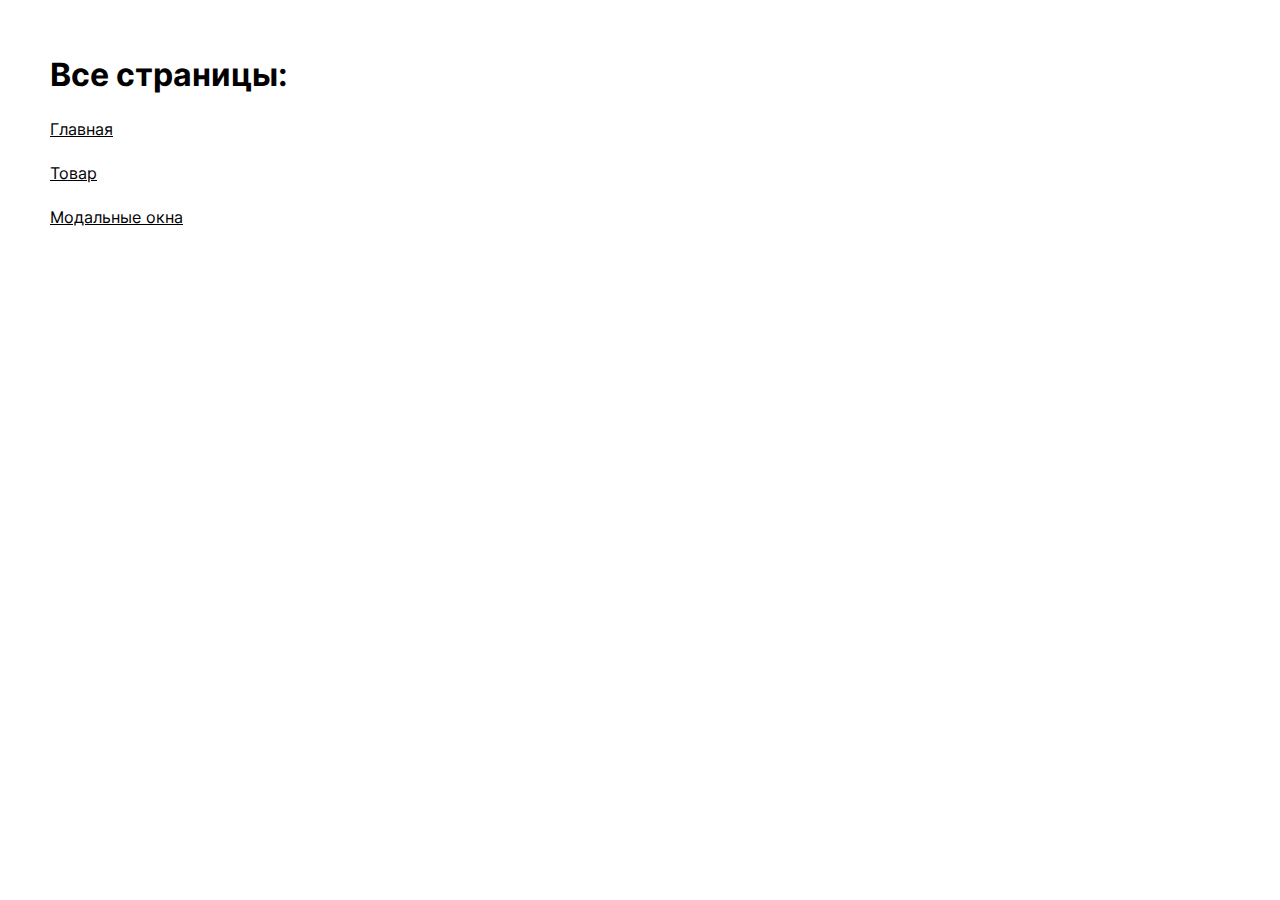
<file: index.html>
<!DOCTYPE html>
<html>

<head>
    <meta charset='UTF-8'>
    <meta name='viewport' content='width=device-width,user-scalable=no'>
    <title>Voskresenye</title>

    <link rel="icon" href="favicon.ico" type="image/x-icon" />
    <link rel="shortcut icon" href="favicon.ico" type="image/x-icon" />

    <link rel="stylesheet" type="text/css" href="fonts/stylesheet.css" />
    <link rel='stylesheet' type='text/css' href='css/slick.css'>
    <link rel='stylesheet' type='text/css' href='css/micromodal.css'>
    <link rel='stylesheet' type='text/css' href='css/fancybox.css'>
    <link rel='stylesheet' type='text/css' href='css/style.css'>

    <style>
        .allPages {
            padding: 50px;
        }

        a {
            display: table;
            text-decoration: underline;
        }
    </style>

</head>

<body>
    <div class="allPages">
        <h1>Все страницы:</h1>
        <br />
        <a href="main.html" target="_blank">Главная</a> <br>
        <a href="product.html" target="_blank">Товар</a> <br>
        <a href="modals.html" target="_blank">Модальные окна</a> <br>
    </div>
</body>

<script type='text/javascript' src='js/jquery-3.6.0.min.js'></script>
<script type='text/javascript' src='js/slick.min.js'></script>
<script type='text/javascript' src='js/micromodal.min.js'></script>
<script type='text/javascript' src='js/fancybox.umd.js'></script>
<script type='text/javascript' src='js/script.js'></script>

</html>
</file>
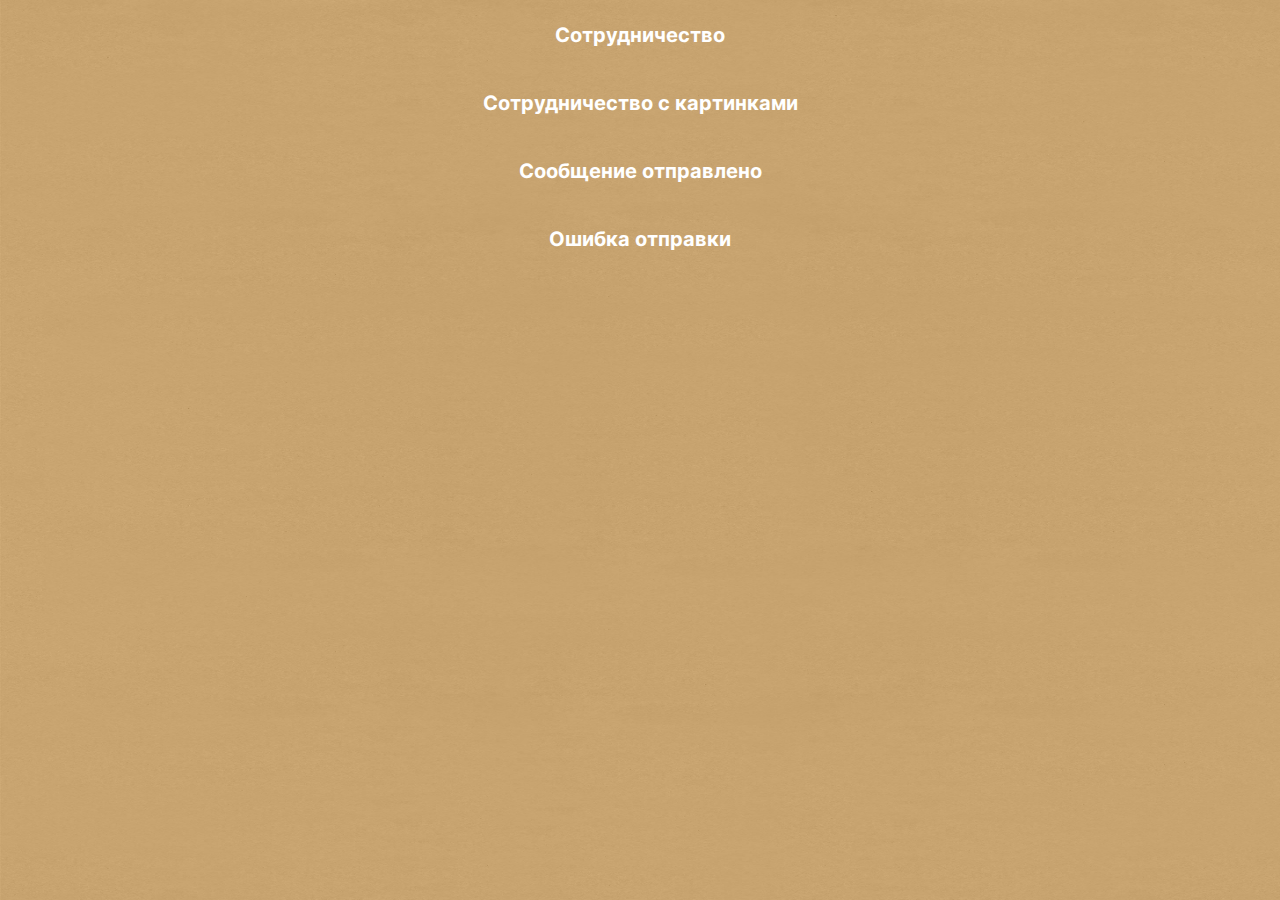
<file: modals.html>
<!DOCTYPE html>
<html>

<head>
    <meta charset='UTF-8'>
    <meta name='viewport' content='width=device-width,user-scalable=no'>
    <title>Модалки</title>

    <link rel="icon" href="favicon.ico" type="image/x-icon" />
    <link rel="shortcut icon" href="favicon.ico" type="image/x-icon" />

    <link rel="stylesheet" type="text/css" href="fonts/stylesheet.css" />
    <link rel='stylesheet' type='text/css' href='css/slick.css'>
    <link rel='stylesheet' type='text/css' href='css/micromodal.css'>
    <link rel='stylesheet' type='text/css' href='css/fancybox.css'>
    <link rel='stylesheet' type='text/css' href='css/style.css'>

    <style>
        .testLinks a:hover {
            text-decoration-color: #fff;
        }

        .testLinks a {
            text-decoration: underline;
            text-decoration-color: transparent;
            transition: all .3s;
            margin: 20px 0;
            display: inline-block;
        }

        .testLinks {
            text-align: center;
            font-size: 20px;
            font-weight: bold;
            color: #fff;
        }
    </style>

</head>

<body>
    <div class="pageWrapper">
        <ul class="testLinks">
            <li> <a href="#" class="coop" data-custom-open="modalCall">Сотрудничество</a></li>
            <li> <a href="#" class="coop" data-custom-open="modalQuality">Сотрудничество с картинками</a></li>
            <li> <a href="#" class="coop" data-custom-open="modalSuccess">Сообщение отправлено</a></li>
            <li> <a href="#" class="coop" data-custom-open="modalError">Ошибка отправки</a></li>
        </ul>
        <div class="micromodal-slide modal" id="modalCall" aria-hidden="true">
            <div class="modal__overlay" tabindex="-1" data-micromodal-close="">
                <div class="modal__container" role="dialog" aria-modal="true" aria-labelledby="modalCall-title">
                    <div class="modalWrap">
                        <button class="modal__close" aria-label="Close modal" data-micromodal-close="">
                            <span></span>
                            <span></span>
                        </button>
                        <div class="modal__content" id="modalCall-content" autocomplete="off">
                            <form class="modalBlock">
                                <h2 class="cap">Оставьте свои контакты, и наш <br>менеджер с Вами свяжется</h2>
                                <div class="modalBlockContent">
                                    <div class="inputList">
                                        <div class="inputWrapper">
                                            <label for="">Имя</label>
                                            <input type="text" autocomplete="new-password">
                                        </div>
                                        <div class="inputWrapper">
                                            <label for="">Ваше предложение</label>
                                            <textarea placeholder="Текст сообщения" autocomplete="new-password"></textarea>
                                        </div>
                                        <div class="inputWrapper">
                                            <label for="">Телефон</label>
                                            <input type="text" class="phoneInput" autocomplete="new-password">
                                        </div>
                                        <div class="inputWrapper">
                                            <label for="">E-mail</label>
                                            <input type="email" class="emailInput" required autocomplete="new-password">
                                        </div>
                                        <div class="inputWrapper">
                                            <label for="">Ваша организация</label>
                                            <input type="text" autocomplete="new-password">
                                        </div>
                                    </div>
                                    <div class="checkBlock">
                                        <input type="checkbox" id="personal" required>
                                        <label for="personal">Согласен <a href="#">с политикой
                                                конфиденциальности</a></label>
                                    </div>
                                    <div class="controls">
                                        <button type="submit" class="btn btnRed">Оставить заявку</button>
                                    </div>
                                </div>

                            </form>
                        </div>
                    </div>
                </div>
            </div>
        </div>
        <div class="micromodal-slide modal" id="modalQuality" aria-hidden="true">
            <div class="modal__overlay" tabindex="-1" data-micromodal-close="">
                <div class="modal__container" role="dialog" aria-modal="true" aria-labelledby="modalCall-title">
                    <div class="modalWrap">
                        <button class="modal__close" aria-label="Close modal" data-micromodal-close="">
                            <span></span>
                            <span></span>
                        </button>
                        <div class="modal__content" id="modalCall-content">
                            <form class="modalBlock">
                                <h2 class="cap">Оставьте свои контакты, и наш <br>менеджер с Вами свяжется</h2>
                                <div class="modalBlockContent">
                                    <div class="inputList">
                                        <div class="inputWrapper">
                                            <label for="">Имя</label>
                                            <input type="text" autocomplete="new-password">
                                        </div>
                                        <div class="inputWrapper">
                                            <label for="">Ваше предложение</label>
                                            <textarea placeholder="Текст сообщения" autocomplete="new-password"></textarea>
                                        </div>
                                        <div class="inputWrapper">
                                            <label for="">Телефон</label>
                                            <input type="text" class="phoneInput" autocomplete="new-password">
                                        </div>
                                        <div class="inputWrapper">
                                            <label for="">E-mail</label>
                                            <input type="email" class="emailInput" required autocomplete="new-password">
                                        </div>
                                        <div class="inputWrapper">
                                            <label for="">Ваша организация</label>
                                            <input type="text" autocomplete="new-password">
                                        </div>
                                    </div>
                                    <div class="listAddPictures">
                                        <div class="item">
                                            <img src="img/pic.jpg" alt="">
                                            <button class="delete">
                                                <span></span>
                                                <span></span>
                                            </button>
                                        </div>
                                        <div class="item">
                                            <img src="img/pic.jpg" alt="">
                                            <button class="delete">
                                                <span></span>
                                                <span></span>
                                            </button>
                                        </div>
                                        <div class="item">
                                            <img src="img/pic.jpg" alt="">
                                            <button class="delete">
                                                <span></span>
                                                <span></span>
                                            </button>
                                        </div>
                                        <div class="item">
                                            <img src="img/pic.jpg" alt="">
                                            <button class="delete">
                                                <span></span>
                                                <span></span>
                                            </button>
                                        </div>
                                        <div class="item">
                                            <img src="img/pic.jpg" alt="">
                                            <button class="delete">
                                                <span></span>
                                                <span></span>
                                            </button>
                                        </div>
                                        <div class="item">
                                            <label for="addPhoto" class="addPhotos">
                                                <input type="file" id="addPhoto">
                                            </label>
                                        </div>
                                    </div>
                                    <div class="checkBlock">
                                        <input type="checkbox" id="personal1" required>
                                        <label for="personal1">Согласен <a href="#">с политикой
                                                конфиденциальности</a></label>
                                    </div>
                                    <div class="controls">
                                        <button type="submit" class="btn btnRed">Оставить заявку</button>
                                    </div>
                                </div>

                            </form>
                        </div>
                    </div>
                </div>
            </div>
        </div>
        <div class="micromodal-slide modal" id="modalSuccess" aria-hidden="true">
            <div class="modal__overlay" tabindex="-1" data-micromodal-close="">
                <div class="modal__container" role="dialog" aria-modal="true" aria-labelledby="modalCall-title">
                    <div class="modalWrap">
                        <button class="modal__close" aria-label="Close modal" data-micromodal-close="">
                            <span></span>
                            <span></span>
                        </button>
                        <div class="modal__content" id="modalCall-content">
                            <form class="modalBlock">
                                <h2 class="cap">Спасибо! <br>
                                    Ваша заявка принята</h2>
                                <div class="modalBlockContent">
                                    <div class="controls">
                                        <button type="submit" class="btn btnRed">Хорошо</button>
                                    </div>
                                </div>
                            </form>
                        </div>
                    </div>
                </div>
            </div>
        </div>
        <div class="micromodal-slide modal" id="modalError" aria-hidden="true">
            <div class="modal__overlay" tabindex="-1" data-micromodal-close="">
                <div class="modal__container" role="dialog" aria-modal="true" aria-labelledby="modalCall-title">
                    <div class="modalWrap">
                        <button class="modal__close" aria-label="Close modal" data-micromodal-close="">
                            <span></span>
                            <span></span>
                        </button>
                        <div class="modal__content" id="modalCall-content">
                            <form class="modalBlock">
                                <h2 class="cap">Ошибка при отправке<br>
                                    сообщения </h2>
                                <div class="modalBlockContent">
                                    <div class="controls">
                                        <a href="#" class="link">Попробуйте еще раз</a>
                                    </div>
                                </div>
                            </form>
                        </div>
                    </div>
                </div>
            </div>
        </div>
        <img class="back" src="img/backpage.jpg" alt="" /> <!-- баг фикс для galaxy и xiaomi бразуров  -->
    </div>
</body>

<script type='text/javascript' src='js/jquery-3.6.0.min.js'></script>
<script type='text/javascript' src='js/slick.min.js'></script>
<script type='text/javascript' src='js/micromodal.min.js'></script>
<script type='text/javascript' src='js/jquery.inputmask.min.js'></script>
<script type='text/javascript' src='js/script.js'></script>

</html>
</file>
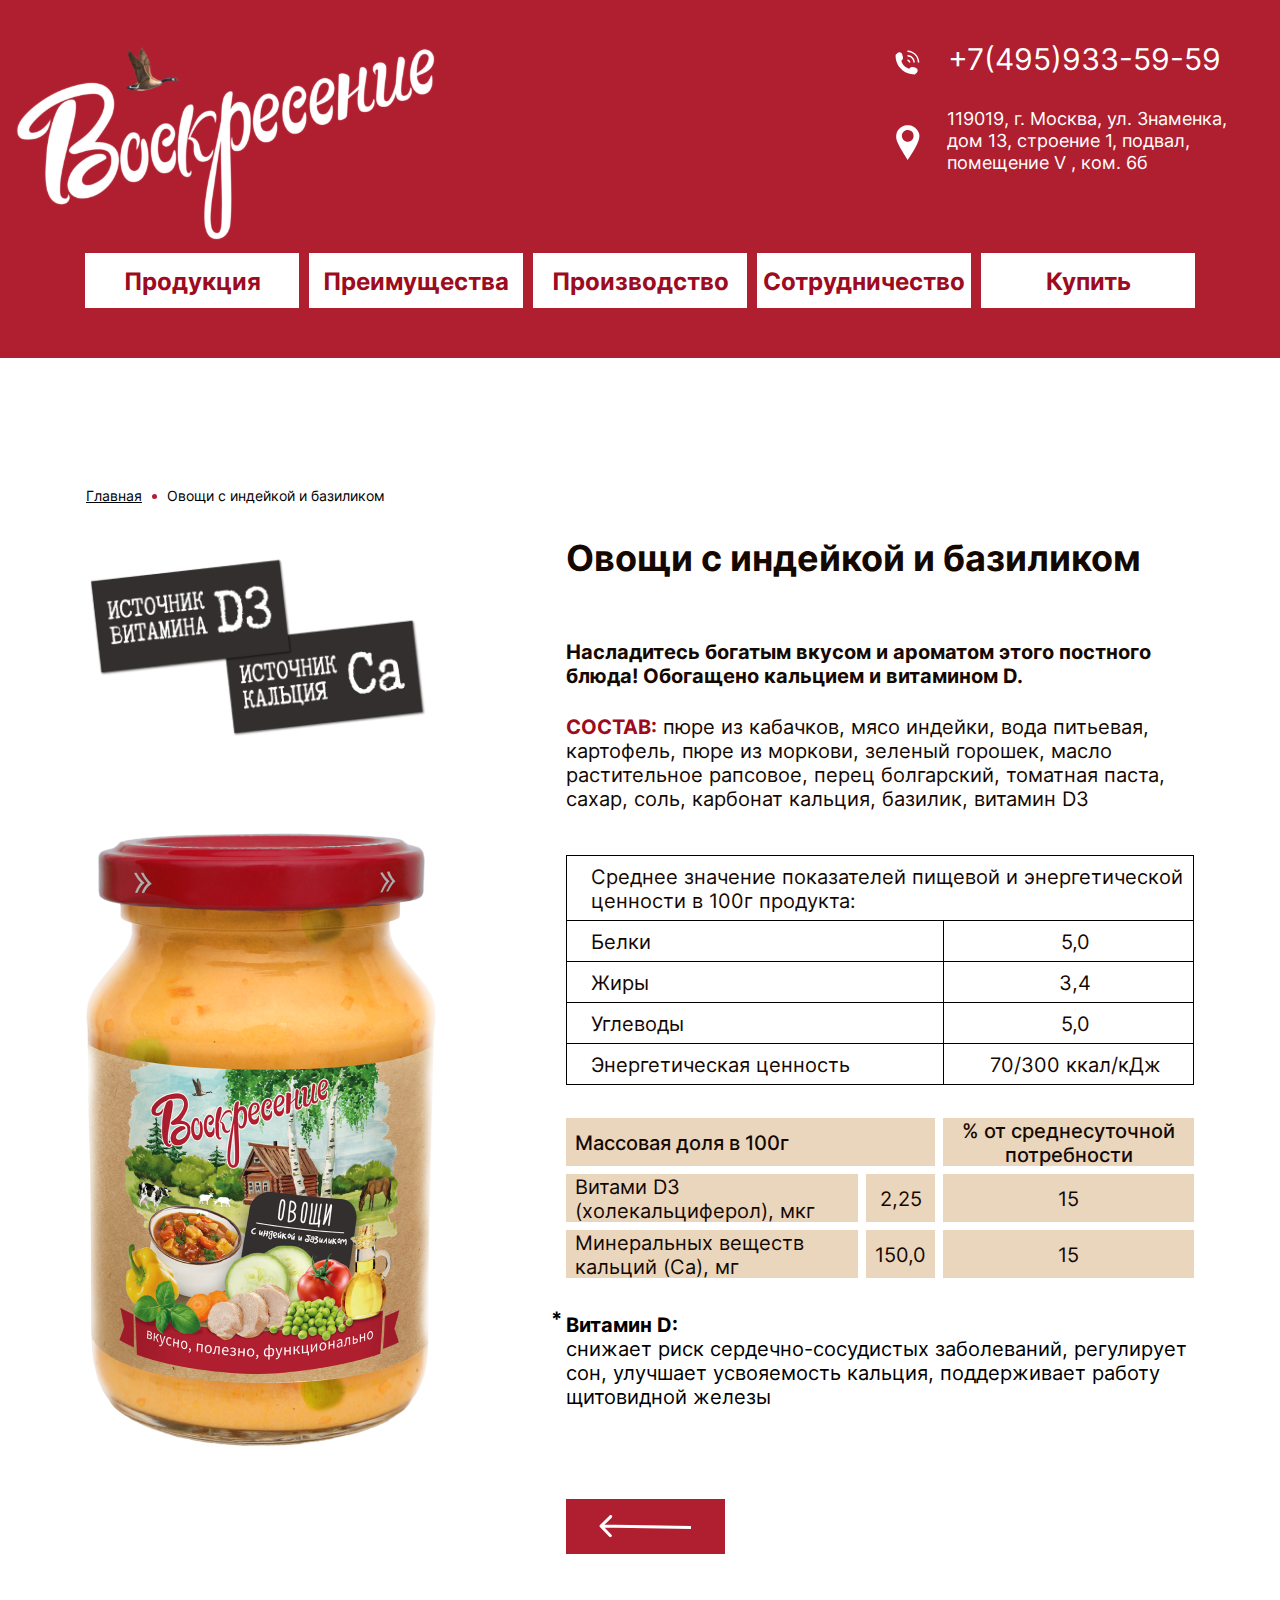
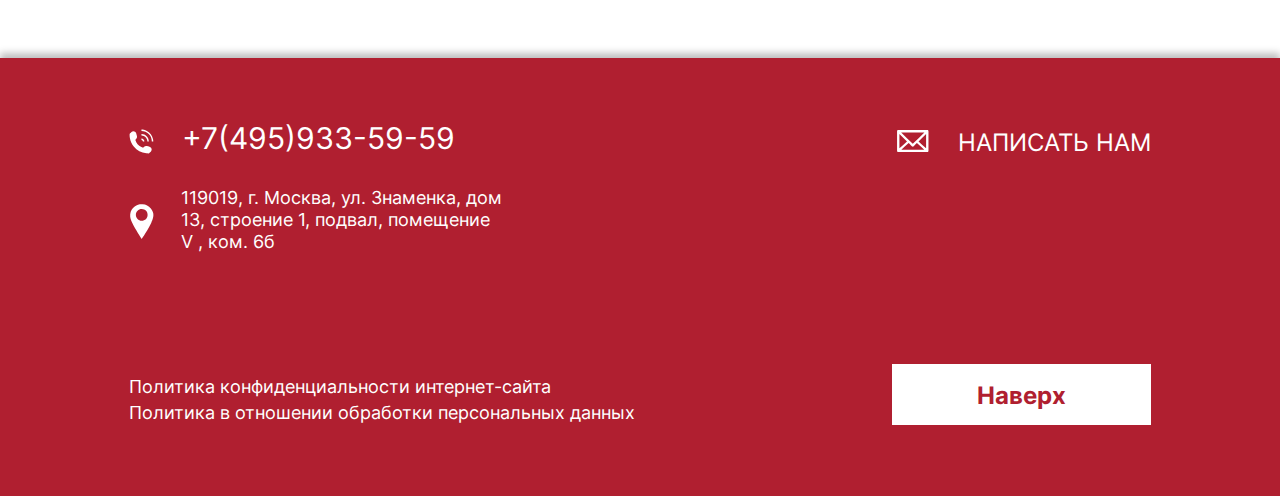
<file: product.html>
<!DOCTYPE html>
<html>

<head>
    <meta charset='UTF-8'>
    <meta name='viewport' content='width=device-width,user-scalable=no'>
    <title>О товаре</title>

    <link rel="icon" href="favicon.ico" type="image/x-icon" />
    <link rel="shortcut icon" href="favicon.ico" type="image/x-icon" />

    <link rel="stylesheet" type="text/css" href="fonts/stylesheet.css" />
    <link rel='stylesheet' type='text/css' href='css/slick.css'>
    <link rel='stylesheet' type='text/css' href='css/micromodal.css'>
    <link rel='stylesheet' type='text/css' href='css/fancybox.css'>
    <link rel='stylesheet' type='text/css' href='css/style.css'>

</head>

<body>
    <div class="pageWrapper">
        <header class="header">
            <div class="logoWrapper">
                <a href="#"></a>
                <img class="logo" src="img/logo.svg" alt="logo">
                <img class="logoMobile" src="img/logo-duck.svg" alt="logo">
            </div>
            <div class="headerContent">
                <div class="logoWrapper">
                    <a href="#"></a>
                    <img class="logo" src="img/logo.svg" alt="logo">
                </div>
                <nav class="menu">
                    <ul>
                        <li><a href="main.html#products" data-link="#products">Продукция</a></li>
                        <li><a href="main.html#advantages" data-link="#advantages">Преимущества</a></li>
                        <li><a href="main.html#production" data-link="#production">Производство</a></li>
                        <li class="coop"><a href="#" class="coop" data-custom-open="modalCall">Сотрудничество</a></li>
                        <li><a href="main.html#partners" data-link="#partners" class="buy">Купить</a></li>
                    </ul>
                </nav>
                <a href="#" class="coop" data-custom-open="modalCall">Сотрудничество</a>
                <div class="infoCompany">
                    <a href="tel:+74959335959" class="linkPhone">+7(495)933-59-59</a>
                    <span class="address">119019, г. Москва, ул. Знаменка, дом 13, строение 1, подвал, помещение V ,
                        ком. 6б</span>
                </div>
            </div>
            <button class="btnBurger">
                <span class="line"></span>
                <span class="line"></span>
                <span class="line"></span>
            </button>
            <a href="tel:+74959335959" class="linkPhoneMob"></a>
        </header>
        <main class="main">
            <div class="productSection">
                <div class="container">
                    <div class="row">
                        <ul class="breadСrumbs">
                            <li><a href="#">Главная</a></li>
                            <li>Овощи с индейкой и базиликом</li>
                        </ul>
                        <div class="leftSide">
                            <div class="title">
                                <h2 class="name">Овощи с индейкой и базиликом</h2>
                                <p><b>Насладитесь богатым вкусом и ароматом этого постного блюда! Обогащено кальцием и
                                        витамином
                                        D.
                                    </b></p>
                            </div>
                            <img class="picDesc" src="img/product-big-desc.png" alt="">
                            <img class="pic" src="img/product-big.png" alt="">
                        </div>
                        <div class="rightSide">
                            <div class="productInfo">
                                <div class="title">
                                    <h2 class="name">Овощи с индейкой и базиликом</h2>
                                    <p><b>Насладитесь богатым вкусом и ароматом этого постного блюда! Обогащено кальцием
                                            и
                                            витамином
                                            D.
                                        </b></p>
                                </div>
                                <p><strong>СОСТАВ:</strong> пюре из кабачков, мясо индейки, вода питьевая, картофель,
                                    пюре из
                                    моркови, зеленый
                                    горошек, масло растительное рапсовое, перец болгарский, томатная паста, сахар, соль,
                                    карбонат кальция, базилик, витамин D3</p>

                                <table class="tableRatio">
                                    <tbody>
                                        <tr>
                                            <td colspan="2">Среднее значение показателей пищевой и энергетической
                                                ценности в
                                                100г продукта:</td>
                                        </tr>
                                        <tr>
                                            <td>Белки</td>
                                            <td>5,0</td>
                                        </tr>
                                        <tr>
                                            <td>Жиры</td>
                                            <td>3,4</td>
                                        </tr>
                                        <tr>
                                            <td>Углеводы</td>
                                            <td>5,0</td>
                                        </tr>
                                        <tr>
                                            <td>Энергетическая ценность</td>
                                            <td>70/300 ккал/кДж</td>
                                        </tr>
                                    </tbody>
                                </table>

                                <table class="tableVitamins">
                                    <tbody>
                                        <tr>
                                            <td colspan="2">Массовая доля в 100г</td>
                                            <td>% от среднесуточной
                                                потребности
                                            </td>
                                        </tr>
                                        <tr>
                                            <td>Витами D3
                                                (холекальциферол), мкг</td>
                                            <td>2,25</td>
                                            <td>15</td>
                                        </tr>
                                        <tr>
                                            <td>Минеральных веществ кальций (Са), мг</td>
                                            <td>150,0</td>
                                            <td>15</td>
                                        </tr>

                                    </tbody>
                                </table>

                                <div class="footNote">
                                    <p><span>Витамин D:</span>
                                        снижает риск сердечно-сосудистых заболеваний, регулирует сон, улучшает
                                        усвояемость
                                        кальция, поддерживает работу щитовидной железы</p>
                                </div>

                                <a href="main.html" class="btn btnRed"><img src="img/arrow-back.svg" alt=""></a>
                            </div>
                        </div>
                    </div>
                </div>

            </div>
        </main>
        <footer class="footer">
            <div class="container">
                <div class="footerTop">
                    <div class="infoCompany">
                        <a href="tel:+74959335959" class="linkPhone">+7(495)933-59-59</a>
                        <span class="address">119019, г. Москва, ул. Знаменка, дом 13, строение 1, подвал, помещение V ,
                            ком. 6б</span>
                    </div>
                    <a href="#" class="linkMail" data-custom-open="modalQuality">Написать нам</a>
                </div>
                <div class="footerBot">
                    <ul class="text">
                        <li><a href="#">Политика конфиденциальности интернет-сайта </a></li>
                        <li><a href="#">Политика в отношении обработки персональных данных</a></li>
                    </ul>
                    <a href="#" class="btn btnWhite">Наверх</a>
                </div>
            </div>
        </footer>
        <button class="btnDialog"></button>
        <div class="dialogsSection">
            <a href="#" class="btn btnRed" data-custom-open="modalQuality">По вопросам качества</a>
            <a href="#" class="btn btnTran" data-custom-open="modalCall">Сотрудничество</a>
        </div>
        <div class="overlayBurger"></div>
        <div class="micromodal-slide modal" id="modalCall" aria-hidden="true">
            <div class="modal__overlay" tabindex="-1" data-micromodal-close="">
                <div class="modal__container" role="dialog" aria-modal="true" aria-labelledby="modalCall-title">
                    <div class="modalWrap">
                        <button class="modal__close" aria-label="Close modal" data-micromodal-close="">
                            <span></span>
                            <span></span>
                        </button>
                        <div class="modal__content" id="modalCall-content" autocomplete="off">
                            <form class="modalBlock">
                                <h2 class="cap">Оставьте свои контакты, и наш <br>менеджер с Вами свяжется</h2>
                                <div class="modalBlockContent">
                                    <div class="inputList">
                                        <div class="inputWrapper">
                                            <label for="">Имя</label>
                                            <input type="text" autocomplete="new-password">
                                        </div>
                                        <div class="inputWrapper">
                                            <label for="">Ваше предложение</label>
                                            <textarea placeholder="Текст сообщения" autocomplete="new-password"></textarea>
                                        </div>
                                        <div class="inputWrapper">
                                            <label for="">Телефон</label>
                                            <input type="text" class="phoneInput" autocomplete="new-password">
                                        </div>
                                        <div class="inputWrapper">
                                            <label for="">E-mail</label>
                                            <input type="email" class="emailInput" required autocomplete="new-password">
                                        </div>
                                        <div class="inputWrapper">
                                            <label for="">Ваша организация</label>
                                            <input type="text" autocomplete="new-password">
                                        </div>
                                    </div>
                                    <div class="checkBlock">
                                        <input type="checkbox" id="personal" required>
                                        <label for="personal">Согласен <a href="#">с политикой
                                                конфиденциальности</a></label>
                                    </div>
                                    <div class="controls">
                                        <button type="submit" class="btn btnRed">Оставить заявку</button>
                                    </div>
                                </div>

                            </form>
                        </div>
                    </div>
                </div>
            </div>
        </div>
        <div class="micromodal-slide modal" id="modalQuality" aria-hidden="true">
            <div class="modal__overlay" tabindex="-1" data-micromodal-close="">
                <div class="modal__container" role="dialog" aria-modal="true" aria-labelledby="modalCall-title">
                    <div class="modalWrap">
                        <button class="modal__close" aria-label="Close modal" data-micromodal-close="">
                            <span></span>
                            <span></span>
                        </button>
                        <div class="modal__content" id="modalCall-content">
                            <form class="modalBlock">
                                <h2 class="cap">Оставьте свои контакты, и наш <br>менеджер с Вами свяжется</h2>
                                <div class="modalBlockContent">
                                    <div class="inputList">
                                        <div class="inputWrapper">
                                            <label for="">Имя</label>
                                            <input type="text" autocomplete="new-password">
                                        </div>
                                        <div class="inputWrapper">
                                            <label for="">Ваше предложение</label>
                                            <textarea placeholder="Текст сообщения" autocomplete="new-password"></textarea>
                                        </div>
                                        <div class="inputWrapper">
                                            <label for="">Телефон</label>
                                            <input type="text" class="phoneInput" autocomplete="new-password">
                                        </div>
                                        <div class="inputWrapper">
                                            <label for="">E-mail</label>
                                            <input type="email" class="emailInput" required autocomplete="new-password">
                                        </div>
                                        <div class="inputWrapper">
                                            <label for="">Ваша организация</label>
                                            <input type="text" autocomplete="new-password">
                                        </div>
                                    </div>
                                    <div class="listAddPictures">
                                        <div class="item">
                                            <img src="img/pic.jpg" alt="">
                                            <button class="delete">
                                                <span></span>
                                                <span></span>
                                            </button>
                                        </div>
                                        <div class="item">
                                            <img src="img/pic.jpg" alt="">
                                            <button class="delete">
                                                <span></span>
                                                <span></span>
                                            </button>
                                        </div>
                                        <div class="item">
                                            <img src="img/pic.jpg" alt="">
                                            <button class="delete">
                                                <span></span>
                                                <span></span>
                                            </button>
                                        </div>
                                        <div class="item">
                                            <img src="img/pic.jpg" alt="">
                                            <button class="delete">
                                                <span></span>
                                                <span></span>
                                            </button>
                                        </div>
                                        <div class="item">
                                            <img src="img/pic.jpg" alt="">
                                            <button class="delete">
                                                <span></span>
                                                <span></span>
                                            </button>
                                        </div>
                                        <div class="item">
                                            <label for="addPhoto" class="addPhotos">
                                                <input type="file" id="addPhoto">
                                            </label>
                                        </div>
                                    </div>
                                    <div class="checkBlock">
                                        <input type="checkbox" id="personal1" required>
                                        <label for="personal1">Согласен <a href="#">с политикой
                                                конфиденциальности</a></label>
                                    </div>
                                    <div class="controls">
                                        <button type="submit" class="btn btnRed">Оставить заявку</button>
                                    </div>
                                </div>

                            </form>
                        </div>
                    </div>
                </div>
            </div>
        </div>
        <div class="micromodal-slide modal" id="modalSuccess" aria-hidden="true">
            <div class="modal__overlay" tabindex="-1" data-micromodal-close="">
                <div class="modal__container" role="dialog" aria-modal="true" aria-labelledby="modalCall-title">
                    <div class="modalWrap">
                        <button class="modal__close" aria-label="Close modal" data-micromodal-close="">
                            <span></span>
                            <span></span>
                        </button>
                        <div class="modal__content" id="modalCall-content">
                            <form class="modalBlock">
                                <h2 class="cap">Спасибо! <br>
                                    Ваша заявка принята</h2>
                                <div class="modalBlockContent">
                                    <div class="controls">
                                        <button type="submit" class="btn btnRed">Хорошо</button>
                                    </div>
                                </div>
                            </form>
                        </div>
                    </div>
                </div>
            </div>
        </div>
        <div class="micromodal-slide modal" id="modalError" aria-hidden="true">
            <div class="modal__overlay" tabindex="-1" data-micromodal-close="">
                <div class="modal__container" role="dialog" aria-modal="true" aria-labelledby="modalCall-title">
                    <div class="modalWrap">
                        <button class="modal__close" aria-label="Close modal" data-micromodal-close="">
                            <span></span>
                            <span></span>
                        </button>
                        <div class="modal__content" id="modalCall-content">
                            <form class="modalBlock">
                                <h2 class="cap">Ошибка при отправке<br>
                                    сообщения </h2>
                                <div class="modalBlockContent">
                                    <div class="controls">
                                        <a href="#" class="link">Попробуйте еще раз</a>
                                    </div>
                                </div>
                            </form>
                        </div>
                    </div>
                </div>
            </div>
        </div>
        <img class="back" src="img/backpage.jpg" alt="" /> <!-- баг фикс для galaxy и xiaomi бразуров  -->
    </div>
</body>

<script type='text/javascript' src='js/jquery-3.6.0.min.js'></script>
<script type='text/javascript' src='js/slick.min.js'></script>
<script type='text/javascript' src='js/micromodal.min.js'></script>
<script type='text/javascript' src='js/jquery.inputmask.min.js'></script>
<script type='text/javascript' src='js/script.js'></script>

</html>
</file>
<file: fonts/stylesheet.css>
@font-face {
    font-family: 'Inter';
    src: url('Inter-Bold.eot');
    src: url('Inter-Bold.eot?#iefix') format('embedded-opentype'),
        url('Inter-Bold.woff2') format('woff2'),
        url('Inter-Bold.woff') format('woff'),
        url('Inter-Bold.ttf') format('truetype'),
        url('Inter-Bold.svg#Inter-Bold') format('svg');
    font-weight: bold;
    font-style: normal;
    font-display: swap;
}



@font-face {
    font-family: 'Inter';
    src: url('Inter-Medium.eot');
    src: url('Inter-Medium.eot?#iefix') format('embedded-opentype'),
        url('Inter-Medium.woff2') format('woff2'),
        url('Inter-Medium.woff') format('woff'),
        url('Inter-Medium.ttf') format('truetype'),
        url('Inter-Medium.svg#Inter-Medium') format('svg');
    font-weight: 500;
    font-style: normal;
    font-display: swap;
}

@font-face {
    font-family: 'Inter';
    src: url('Inter-Light.eot');
    src: url('Inter-Light.eot?#iefix') format('embedded-opentype'),
        url('Inter-Light.woff2') format('woff2'),
        url('Inter-Light.woff') format('woff'),
        url('Inter-Light.ttf') format('truetype'),
        url('Inter-Light.svg#Inter-Light') format('svg');
    font-weight: 300;
    font-style: normal;
    font-display: swap;
}


@font-face {
    font-family: 'Inter';
    src: url('Inter-Regular.eot');
    src: url('Inter-Regular.eot?#iefix') format('embedded-opentype'),
        url('Inter-Regular.woff2') format('woff2'),
        url('Inter-Regular.woff') format('woff'),
        url('Inter-Regular.ttf') format('truetype'),
        url('Inter-Regular.svg#Inter-Regular') format('svg');
    font-weight: normal;
    font-style: normal;
    font-display: swap;
}
</file>
<file: css/micromodal.css>
/**************************\
  Basic Modal Styles
\**************************/

.modal {
  font-family: -apple-system,BlinkMacSystemFont,avenir next,avenir,helvetica neue,helvetica,ubuntu,roboto,noto,segoe ui,arial,sans-serif;
}

.modal__overlay {
  position: fixed;
  top: 0;
  left: 0;
  right: 0;
  bottom: 0;
  background: rgba(0,0,0,0.6);
  display: flex;
  justify-content: center;
  align-items: center;
}

.modal__container {
  background-color: #fff;
  padding: 30px;
  max-width: 500px;
  max-height: 100vh;
  border-radius: 4px;
  overflow-y: auto;
  box-sizing: border-box;
}

.modal__header {
  display: flex;
  justify-content: space-between;
  align-items: center;
}

.modal__title {
  margin-top: 0;
  margin-bottom: 0;
  font-weight: 600;
  font-size: 1.25rem;
  line-height: 1.25;
  color: #00449e;
  box-sizing: border-box;
}

.modal__close {
  background: transparent;
  border: 0;
}

.modal__header .modal__close:before { content: "\2715"; }

.modal__content {
  margin-top: 2rem;
  margin-bottom: 2rem;
  line-height: 1.5;
  color: rgba(0,0,0,.8);
}

.modal__btn {
  font-size: .875rem;
  padding-left: 1rem;
  padding-right: 1rem;
  padding-top: .5rem;
  padding-bottom: .5rem;
  background-color: #e6e6e6;
  color: rgba(0,0,0,.8);
  border-radius: .25rem;
  border-style: none;
  border-width: 0;
  cursor: pointer;
  -webkit-appearance: button;
  text-transform: none;
  overflow: visible;
  line-height: 1.15;
  margin: 0;
  will-change: transform;
  -moz-osx-font-smoothing: grayscale;
  -webkit-backface-visibility: hidden;
  backface-visibility: hidden;
  -webkit-transform: translateZ(0);
  transform: translateZ(0);
  transition: -webkit-transform .25s ease-out;
  transition: transform .25s ease-out;
  transition: transform .25s ease-out,-webkit-transform .25s ease-out;
}

.modal__btn:focus, .modal__btn:hover {
  -webkit-transform: scale(1.05);
  transform: scale(1.05);
}

.modal__btn-primary {
  background-color: #00449e;
  color: #fff;
}



/**************************\
  Demo Animation Style
\**************************/
@keyframes mmfadeIn {
    from { opacity: 0; }
      to { opacity: 1; }
}

@keyframes mmfadeOut {
    from { opacity: 1; }
      to { opacity: 0; }
}

@keyframes mmslideIn {
  from { transform: translateY(15%); }
    to { transform: translateY(0); }
}

@keyframes mmslideOut {
    from { transform: translateY(0); }
    to { transform: translateY(-10%); }
}

.micromodal-slide {
  display: none;
}

.micromodal-slide.is-open {
  display: block;
}

.micromodal-slide[aria-hidden="false"] .modal__overlay {
  animation: mmfadeIn .3s cubic-bezier(0.0, 0.0, 0.2, 1);
}

.micromodal-slide[aria-hidden="false"] .modal__container {
  animation: mmslideIn .3s cubic-bezier(0, 0, .2, 1);
}

.micromodal-slide[aria-hidden="true"] .modal__overlay {
  animation: mmfadeOut .3s cubic-bezier(0.0, 0.0, 0.2, 1);
}

.micromodal-slide[aria-hidden="true"] .modal__container {
  animation: mmslideOut .3s cubic-bezier(0, 0, .2, 1);
}

.micromodal-slide .modal__container,
.micromodal-slide .modal__overlay {
  will-change: transform;
}
</file>
<file: css/style.css>
@charset "UTF-8";
*,
*:before,
*:after {
  -webkit-box-sizing: border-box;
  -moz-box-sizing: border-box;
  box-sizing: border-box;
  -webkit-text-size-adjust: 100%;
  -moz-text-size-adjust: 100%;
  -ms-text-size-adjust: 100%;
}

html,
body {
  -webkit-box-sizing: border-box;
  -moz-box-sizing: border-box;
  box-sizing: border-box;
  height: auto;
}

body {
  margin: 0 auto;
  padding: 0px;
  outline: none;
  position: relative;
}

:focus,
:active,
:hover,
:link {
  -webkit-tap-highlight-color: rgba(0, 0, 0, 0) !important;
  -webkit-focus-ring-color: rgba(0, 0, 0, 0) !important;
  -webkit-outline: none;
  outline: none;
}

ul,
ol {
  list-style-position: inside;
  list-style-type: none;
  padding: 0;
  margin: 0;
  text-align: left;
}

li {
  height: auto;
}

h1,
h2,
h3,
h4,
h5,
h6,
p {
  margin: 0;
}

iframe {
  display: block;
  border: none;
}

img {
  display: block;
  border: none;
  max-width: 100%;
}

textarea {
  white-space: pre-wrap;
  resize: none;
}

button,
select {
  display: block;
  padding: 0;
  border: none;
  -webkit-border-radius: 0;
  -moz-border-radius: 0;
  -ms-border-radius: 0;
  border-radius: 0;
  font-family: inherit;
  background-color: transparent;
  -webkit-appearance: none;
  -moz-appearance: none;
  appearance: none;
  -webkit-box-shadow: none;
  -moz-box-shadow: none;
  box-shadow: none;
  text-transform: none;
}

button {
  width: auto;
  cursor: pointer;
}

button::-moz-focus-inner,
[type=button]::-moz-focus-inner,
[type=reset]::-moz-focus-inner,
[type=submit]::-moz-focus-inner {
  border: none;
  padding: 0;
}

[type=search],
button:-moz-focusring,
[type=button]:-moz-focusring,
[type=reset]:-moz-focusring,
[type=submit]:-moz-focusring {
  -webkit-outline: none;
  outline: none;
}

[type=search]::-webkit-search-decoration,
::-webkit-file-upload-button {
  -webkit-appearance: none;
  -moz-appearance: none;
  appearance: none;
}

[hidden],
::-ms-clear,
area {
  display: none;
}

fieldset {
  border: none;
  margin: 0;
  padding: 0;
}

legend {
  display: block;
  padding: 0;
}

menu,
dir {
  list-style: none;
  margin: 0;
  padding: 0;
}

::-webkit-input-placeholder {
  color: inherit;
}

:-ms-input-placeholder {
  color: inherit;
}

::-moz-input-placeholder {
  color: inherit;
}

::-moz-placeholder {
  color: inherit;
}

:-moz-placeholder {
  color: inherit;
}

a {
  background-color: transparent;
  color: inherit;
  text-decoration: none;
  -webkit-outline: none;
  outline: none;
}

[type=date]::-webkit-inner-spin-button {
  display: none;
}

[type=date]::-webkit-calendar-picker-indicator {
  opacity: 0;
}

body {
  width: 100%;
  max-width: 1920px;
  margin: 0 auto;
  font-family: "Inter";
}
body.hidden {
  overflow: hidden;
}

a {
  -webkit-transition: all 0.3s;
  -moz-transition: all 0.3s;
  -o-transition: all 0.3s;
  transition: all 0.3s;
}

b,
strong {
  color: inherit;
  font-weight: bold;
}

::selection {
  color: #fff;
  background-color: #000000;
  -webkit-text-fill-color: #fff;
}

.ui-widget,
input,
textarea,
button {
  font-family: "Inter";
}

.container {
  width: 1108px;
  padding: 0;
  margin: 0 auto;
}

.pageWrapper {
  position: relative;
  overflow: hidden;
  min-height: 100vh;
  display: flex;
  flex-direction: column;
  z-index: 3;
}
.pageWrapper .back {
  position: absolute;
  left: 0;
  top: 0;
  width: 100%;
  height: 100%;
  z-index: -1;
}
.pageWrapper::after {
  content: "";
  position: absolute;
  left: 0;
  top: 0;
  background-image: url("../img/vegetables.png");
  background-position: center 345px;
  width: 100%;
  height: 100%;
  pointer-events: none;
  z-index: -1;
}
.pageWrapper .footer {
  margin-top: auto;
}

.textBlock {
  font-size: 28px;
  line-height: 34px;
  text-align: center;
  font-weight: 400;
}
.textBlock p + p {
  margin-top: 33px;
}
.textBlock strong {
  color: #b01f30;
}

.inputWrapper {
  position: relative;
}
.inputWrapper label {
  font-weight: 400;
  font-size: 18px;
  line-height: 30px;
  color: rgba(255, 255, 255, 0.6);
}
.inputWrapper input {
  background-color: transparent;
  border: 0;
  border-bottom: 1px solid #fff;
  width: 100%;
  height: 48px;
  font-weight: 700;
  font-size: 24px;
  line-height: 30px;
  color: #fff;
  outline: none;
  -webkit-transition: border 0.3s;
  -moz-transition: border 0.3s;
  -o-transition: border 0.3s;
  transition: border 0.3s;
}
.inputWrapper input.notempty {
  border: 0;
}
.inputWrapper textarea {
  resize: none;
  height: 106px;
  width: 100%;
  background-color: transparent;
  border: 1px solid #fff;
  font-weight: 700;
  font-size: 24px;
  line-height: 30px;
  color: #fff;
  padding: 3px 8px;
  outline: none;
}
.inputWrapper textarea::placeholder {
  font-weight: 400;
  font-size: 18px;
  line-height: 30px;
  color: rgba(255, 255, 255, 0.6);
}

.modal {
  font-family: "Inter";
  display: none;
}

.modal.is-open {
  display: block;
  z-index: 15;
}

.modal__container {
  padding: 10px 0;
  background: transparent;
  margin: 0;
  max-width: 846px;
  width: 100%;
  -webkit-border-radius: 0;
  -moz-border-radius: 0;
  -ms-border-radius: 0;
  border-radius: 0;
}
.modal__container .modalWrap {
  background-image: url("../img/back-modal.jpg");
  background-position: center;
  background-size: cover;
  padding: 21px 21px;
}

.modalBlock .cap {
  font-weight: 700;
  font-size: 35px;
  line-height: 45px;
  color: #fff;
  display: block;
  text-align: center;
  padding-bottom: 30px;
  position: relative;
  overflow: hidden;
}
.modalBlock .cap:before {
  content: "";
  display: block;
  position: absolute;
  -webkit-transition: all 0.3s;
  -moz-transition: all 0.3s;
  -o-transition: all 0.3s;
  transition: all 0.3s;
  left: 0;
  bottom: 0;
  background-image: url("../img/line-modals.png");
  background-position: center;
  width: 100%;
  height: 1px;
}
.modalBlock .inputList {
  gap: 15px 20px;
  display: grid;
  grid-template-columns: repeat(2, 1fr);
  grid-template-rows: repeat(3, 1fr);
}
.modalBlock .inputWrapper:nth-child(2) {
  grid-column: 2/3;
  grid-row: 1/3;
}
.modalBlock .inputWrapper textarea {
  margin-top: 30px;
  top: 7px;
  position: relative;
}
.modalBlock .modalBlockContent {
  padding: 28px 35px 10px;
}
.modalBlock .modalBlockContent .checkBlock {
  margin-top: 45px;
  position: relative;
}
.modalBlock .controls {
  text-align: center;
  margin-top: 45px;
}
.modalBlock .controls .btn {
  width: 100%;
  max-width: 265px;
}

.checkBlock input {
  opacity: 0;
  position: absolute;
}
.checkBlock input:checked + label::after {
  opacity: 1;
}
.checkBlock label {
  cursor: pointer;
  position: relative;
  font-weight: 400;
  font-size: 16px;
  line-height: 15px;
  color: #fff;
  display: block;
  padding-left: 45px;
}
.checkBlock label:before {
  content: "";
  display: block;
  position: absolute;
  -webkit-transition: all 0.3s;
  -moz-transition: all 0.3s;
  -o-transition: all 0.3s;
  transition: all 0.3s;
  width: 18px;
  height: 18px;
  left: 1px;
  top: -1px;
  background-color: transparent;
  border: 1px solid #fff;
}
.checkBlock label:after {
  content: "";
  display: block;
  position: absolute;
  -webkit-transition: all 0.3s;
  -moz-transition: all 0.3s;
  -o-transition: all 0.3s;
  transition: all 0.3s;
  width: 10px;
  height: 10px;
  left: 5px;
  top: 3px;
  background-color: #b01f30;
  opacity: 0;
}
.checkBlock label a {
  color: #150801;
  text-decoration: underline;
  text-decoration-color: transparent;
}
.checkBlock label a:hover {
  text-decoration-color: #150801;
}

.slick-dots {
  display: flex;
  justify-content: center;
  margin-top: 57px;
}
.slick-dots li {
  margin: 4.5px;
}
.slick-dots li.slick-active button {
  background: #b01f30;
}
.slick-dots li button {
  cursor: pointer;
  width: 29px;
  height: 3px;
  background: #fff;
  color: transparent;
  overflow: hidden;
  -webkit-transition: all 0.3s;
  -moz-transition: all 0.3s;
  -o-transition: all 0.3s;
  transition: all 0.3s;
}
.slick-dots li button:hover {
  background: #b01f30;
}

.overlayBurger {
  position: fixed;
  left: 0;
  top: 0;
  width: 100%;
  height: 100vh;
  pointer-events: none;
  display: none;
  z-index: 5;
  background-color: rgba(0, 0, 0, 0.5);
}
.overlayBurger.open {
  display: block;
  pointer-events: inherit;
}

.btn {
  cursor: pointer;
  position: relative;
  z-index: 5;
  display: inline-block;
  text-align: center;
  border: 1px solid transparent;
  webkit-appearance: none;
  -moz-appearance: none;
  appearance: none;
  -webkit-transition: all 0.3s;
  -moz-transition: all 0.3s;
  -o-transition: all 0.3s;
  transition: all 0.3s;
  font-weight: 700;
  font-size: 24px;
  line-height: 45px;
}
.btn.btnRed {
  background-color: #b01f30;
  color: #fff;
}
.btn.btnRed:hover {
  background-color: #332f2e;
}
.btn.btnWhite {
  background-color: #ffff;
  color: #b01f30;
}
.btn.btnWhite:hover {
  background-color: #332f2e;
  color: #fff;
}
.btn.btnTran {
  border: solid 1px #b01f30;
  background-color: transparent;
  color: #332f2e;
}

.modal__close {
  position: absolute;
  width: 27px;
  display: block;
  right: 11px;
  top: 20px;
  height: 27px;
}
.modal__close span {
  display: block;
  background-color: #fff;
  width: 100%;
  height: 3px;
  position: relative;
  -moz-transform: rotate(-45deg);
  -ms-transform: rotate(-45deg);
  -webkit-transform: rotate(-45deg);
  -o-transform: rotate(-45deg);
  transform: rotate(-45deg);
}
.modal__close span + span {
  top: -3px;
  -moz-transform: rotate(45deg);
  -ms-transform: rotate(45deg);
  -webkit-transform: rotate(45deg);
  -o-transform: rotate(45deg);
  transform: rotate(45deg);
}

.btnBurger {
  display: none;
  position: absolute;
  left: 14px;
  top: 13px;
  width: 30px;
  height: 30px;
  -webkit-transition: all 0.3s;
  -moz-transition: all 0.3s;
  -o-transition: all 0.3s;
  transition: all 0.3s;
  z-index: 9;
}
.btnBurger.open .line:nth-child(1) {
  -moz-transform: rotate(-45deg);
  -ms-transform: rotate(-45deg);
  -webkit-transform: rotate(-45deg);
  -o-transform: rotate(-45deg);
  transform: rotate(-45deg);
  top: 10px;
}
.btnBurger.open .line:nth-child(2) {
  opacity: 0;
}
.btnBurger.open .line:nth-child(3) {
  -moz-transform: rotate(45deg);
  -ms-transform: rotate(45deg);
  -webkit-transform: rotate(45deg);
  -o-transform: rotate(45deg);
  transform: rotate(45deg);
  top: -10px;
}
.btnBurger .line {
  position: relative;
  -webkit-transition: all 0.3s;
  -moz-transition: all 0.3s;
  -o-transition: all 0.3s;
  transition: all 0.3s;
  display: block;
  width: 100%;
  height: 4px;
  background-color: #332f2e;
}
.btnBurger .line + .line {
  margin-top: 6px;
}

.btnDialog {
  display: none;
  background-image: url("../img/dialog.svg");
  width: 73px;
  height: 73px;
  position: fixed;
  right: 15px;
  bottom: 15px;
  z-index: 9;
  background-position: center;
  background-repeat: no-repeat;
}
.btnDialog.open {
  background-image: url("../img/close.svg");
  background-color: #332f2e;
  -webkit-border-radius: 50%;
  -moz-border-radius: 50%;
  -ms-border-radius: 50%;
  border-radius: 50%;
  background-size: 20%;
}

@media (max-width: 991px) {
  .btn {
    font-size: 18px;
    line-height: 35px;
  }
}
@media (max-width: 767px) {
  .btn {
    font-size: 14px;
  }

  .btnDialog {
    display: block;
  }
}
.header {
  background-color: #b01f30;
  width: 100%;
  position: relative;
}
.header .headerContent {
  display: flex;
  flex-wrap: wrap;
  flex-direction: column;
  padding: 50px 45px;
}
.header .headerContent .logoWrapper {
  display: none;
}
.header .headerContent .coop {
  display: none;
}
.header .logoWrapper {
  position: absolute;
  top: 0;
  left: 30px;
}
.header .logoWrapper .logoMobile {
  display: none;
}
.header .menu {
  order: 2;
  margin-top: 80px;
}
.header .menu .coop {
  display: block;
}
.header .infoCompany {
  order: 1;
  margin-left: auto;
  max-width: 340px;
}

.logoWrapper {
  position: relative;
}
.logoWrapper > a,
.logoWrapper .invisBtn {
  display: block;
  position: absolute;
  left: 0;
  top: 0;
  width: 100%;
  height: 100%;
  overflow: hidden;
  text-indent: 200%;
  white-space: nowrap;
  cursor: pointer;
  z-index: 5;
}

.menu {
  position: relative;
  z-index: 5;
}
.menu ul {
  display: flex;
  justify-content: center;
  margin: 0 -5px;
}
.menu ul li {
  margin: 0 5px;
}
.menu ul li a {
  font-weight: 700;
  font-size: 24px;
  line-height: 45px;
  text-align: center;
  color: #9d0b20;
  padding: 5px;
  background-color: #fff;
  min-width: 214px;
  display: block;
}
.menu ul li a:hover {
  background-color: #332f2e;
  color: #fff;
}

.infoCompany {
  color: #fff;
}
.infoCompany .linkPhone {
  background-image: url("../img/phone.svg");
  background-repeat: no-repeat;
  background-position: left calc(50% + 4px);
  font-weight: 400;
  font-size: 30px;
  line-height: 18px;
  padding-left: 53px;
  background-size: 25px;
}
.infoCompany .linkPhone:hover {
  color: #332f2e;
}
.infoCompany .address {
  display: block;
  margin-top: 32px;
  padding-left: 52px;
  font-size: 18px;
  line-height: 22px;
  background-image: url("../img/marker.svg");
  background-repeat: no-repeat;
  background-position: -5px calc(50% + 2px);
  background-size: 35px;
}

.bannerSection {
  position: relative;
  z-index: 3;
  width: 100%;
  text-align: center;
  margin: 0 auto;
  max-width: 1920px;
  filter: drop-shadow(0px 7px 7px rgba(0, 0, 0, 0.4));
}

.catalogSection {
  position: relative;
  z-index: 2;
  padding: 50px 0 93px;
}

.catalogList {
  display: flex;
  flex-wrap: wrap;
  margin: 50px -15px -27px;
}
.catalogList .product {
  width: calc(33.3333333333% - 30px);
  margin: 27px 15px;
}
.catalogList + * {
  margin-top: 66px;
}

.product {
  background-color: #fff;
  box-shadow: 0px 4px 4px rgba(0, 0, 0, 0.25);
  padding: 35px 22px 47px;
  text-align: center;
}
.product img {
  margin: 0 auto;
  min-height: 338px;
}
.product .info {
  margin-top: 20px;
}
.product .info .name {
  font-weight: 700;
  font-size: 22px;
  line-height: 27px;
  text-align: center;
  color: #150801;
}
.product .info .name + * {
  margin-top: 8px;
}
.product .info .desc {
  font-weight: 400;
  font-size: 14px;
  line-height: 17px;
  text-align: center;
  color: #6b5549;
  display: block;
  height: 51px;
  overflow: hidden;
}
.product .info .btn {
  margin-top: 20px;
  width: 100%;
  max-width: 220px;
  padding: 4px 0;
}

.advList {
  margin: 33px -15px -15px;
  display: flex;
  flex-wrap: wrap;
}
.advList .advItem {
  width: calc(33.3333333333% - 30px);
  margin: 15px;
}
.advList .picture {
  width: 100%;
  height: 160px;
  margin-bottom: 43px;
  background-position: center;
  background-repeat: no-repeat;
  background-size: 40%;
}
.advList .name {
  font-weight: 700;
  font-size: 34px;
  line-height: 41px;
  text-align: center;
  text-transform: uppercase;
  color: #000;
  display: block;
  min-height: 123px;
}
.advList .text {
  font-size: 24px;
  line-height: 29px;
  text-align: center;
  color: #000000;
  display: block;
  margin-top: 11px;
}

.foodSection {
  background-image: url("../img/back-food.jpg");
  min-height: 750px;
  width: 100%;
  background-position: center;
  background-repeat: no-repeat;
  background-size: cover;
  filter: drop-shadow(0px 7px 7px rgba(0, 0, 0, 0.4));
}
.foodSection .pictureMobile {
  background-image: url("../img/back-food.jpg");
  width: 100%;
  background-position: 34% center;
  background-repeat: no-repeat;
  background-size: cover;
  filter: drop-shadow(0px 7px 7px rgba(0, 0, 0, 0.4));
}

.foodBlockWrapper {
  width: 100%;
  display: flex;
  align-items: center;
  justify-content: flex-end;
  padding: 92px 95px;
}

.foodBlock {
  width: 100%;
  max-width: 445px;
  background-color: #fff;
  box-shadow: 0px 7px 7px rgba(0, 0, 0, 0.4);
  padding: 42px 42px 53px;
}
.foodBlock .cap {
  font-weight: 700;
  font-size: 34px;
  line-height: 41px;
  text-transform: uppercase;
  color: #9d0b20;
}
.foodBlock ul {
  margin-top: 45px;
}
.foodBlock ul li {
  position: relative;
  font-weight: 400;
  font-size: 26px;
  line-height: 58px;
  color: #000;
  padding-left: 63px;
}
.foodBlock ul li::before {
  content: "";
  position: absolute;
  left: -3px;
  top: -6px;
  background-image: url("../img/check.svg");
  background-position: left center;
  background-repeat: no-repeat;
  width: 54px;
  height: 57px;
}
.productionSection {
  padding: 145px 0 116px;
}

.production {
  max-width: 575px;
}
.production .list {
  margin-top: 67px;
}
.production .item {
  font-size: 28px;
  line-height: 34px;
  color: #000;
  position: relative;
  padding-left: 95px;
}
.production .item + .item {
  margin-top: 35px;
}
.production .item::after {
  content: "";
  position: absolute;
  left: 10px;
  top: 50%;
  background-image: url("../img/check.svg");
  background-position: left center;
  background-repeat: no-repeat;
  width: 54px;
  height: 57px;
  margin-top: -29px;
}
.production .item:nth-child(1) img {
  margin-top: -100px;
  transform: rotate(12.94deg);
  margin-left: 31px;
  width: 405px;
  height: 230px;
  z-index: 2;
}
.production .item:nth-child(2) img {
  margin-top: 282px;
  transform: rotate(0.94deg);
  width: 408px;
  height: 253px;
  margin-left: 50px;
}
.production .item:nth-child(3) img {
  margin-left: 368px;
  margin-top: -468px;
}
.production .item:nth-child(4) img {
  display: none;
}
.production .item:nth-child(5) img {
  margin-top: -465px;
  margin-left: 51px;
  width: 409px;
  height: 251px;
  transform: rotate(13.94deg);
  z-index: 3;
}
.production .cap {
  font-weight: 700;
  font-size: 34px;
  line-height: 41px;
  text-transform: uppercase;
  color: #9d0b20;
}
.production strong {
  color: #9d0b20;
}
.production img {
  position: absolute;
  top: 0;
  left: 100%;
  width: 390px;
  height: 246px;
  border: solid 8px #fff;
  transform: rotate(14.93deg);
  filter: drop-shadow(0px 4px 4px rgba(0, 0, 0, 0.25));
}

.actionSection {
  background-color: #b01f30;
  box-shadow: 0px 7px 7px rgba(0, 0, 0, 0.4);
  display: flex;
  align-items: center;
  justify-content: center;
  min-height: 248px;
  width: 100%;
}
.actionSection .text {
  font-weight: 400;
  font-size: 28px;
  line-height: 160px;
  text-align: center;
  color: #fff;
}
.actionSection .desktop {
  display: block;
}
.actionSection .mobile {
  display: none;
}

.peopleSection {
  padding: 95px 0;
}
.peopleSection .list {
  display: flex;
  flex-wrap: wrap;
  margin: -30px 0;
}
.peopleSection .item {
  width: 25%;
  text-align: center;
  margin: 30px 0;
}
.peopleSection .picture {
  width: 100%;
  height: 180px;
  margin-bottom: 28px;
  background-position: center;
  background-repeat: no-repeat;
}
.peopleSection .name {
  font-weight: 700;
  font-size: 28px;
  line-height: 34px;
  text-align: center;
  text-transform: uppercase;
  color: #000;
  display: block;
  width: 100%;
}

.partnersSection {
  background-image: url("../img/back-partners.jpg");
  min-height: 771px;
  padding: 70px 0 105px;
}
.partnersSection .cap {
  font-weight: 700;
  font-size: 60px;
  line-height: 85px;
  text-align: center;
  text-transform: uppercase;
  color: #fff;
  display: block;
  text-align: center;
}
.partnersSection .list {
  display: flex;
  margin: 157px -7.5px 0;
}
.partnersSection .item {
  -webkit-transition: all 0.5s;
  -moz-transition: all 0.5s;
  -o-transition: all 0.5s;
  transition: all 0.5s;
  position: relative;
  margin: 0 7.5px;
}
.partnersSection .item > a,
.partnersSection .item .invisBtn {
  display: block;
  position: absolute;
  left: 0;
  top: 0;
  width: 100%;
  height: 100%;
  overflow: hidden;
  text-indent: 200%;
  white-space: nowrap;
  cursor: pointer;
  z-index: 5;
}
.partnersSection .item:hover {
  -moz-transform: scale(1.1);
  -ms-transform: scale(1.1);
  -webkit-transform: scale(1.1);
  -o-transform: scale(1.1);
  transform: scale(1.1);
}
.footer {
  position: relative;
  z-index: 3;
  padding: 71px 0;
  background-color: #b01f30;
  box-shadow: 0px -5px 7px rgba(0, 0, 0, 0.25);
}
.footer .infoCompany {
  max-width: 375px;
}
.footer .linkMail {
  font-size: 24px;
  line-height: 26px;
  display: flex;
  align-items: center;
  padding-left: 63px;
  text-transform: uppercase;
  color: #fff;
  background-image: url(../img/mail.svg);
  background-repeat: no-repeat;
  background-position: left center;
  position: relative;
  background-size: 35px;
}
.footer .linkMail:hover {
  color: #332f2e;
}
.footer .footerTop {
  padding: 0 43px;
  display: flex;
  flex-wrap: wrap;
  justify-content: space-between;
  align-items: flex-start;
}
.footer .footerBot {
  padding: 0 43px;
  display: flex;
  justify-content: space-between;
  align-items: flex-end;
  margin-top: 112px;
}
.footer .footerBot .text a {
  font-size: 18px;
  line-height: 26px;
  color: #fff;
}
.footer .footerBot .text a:hover {
  color: #332f2e;
}
.footer .footerBot .btn {
  width: 100%;
  max-width: 259px;
  padding: 7px 0;
}

.productSection {
  background-color: #fff;
  width: 100%;
  padding: 125px 0 100px;
}
.productSection .row {
  display: flex;
  flex-wrap: wrap;
}
.productSection .leftSide {
  width: 351px;
  display: flex;
  align-items: flex-start;
  flex-direction: column;
  justify-content: flex-start;
}
.productSection .leftSide .title {
  display: none;
}
.productSection .rightSide {
  width: calc(100% - 351px);
  padding-left: 129px;
}
.productSection .rightSide .title + * {
  margin-top: 27px;
}
.productSection .title,
.productSection .productInfo {
  font-size: 20px;
  line-height: 24px;
  color: #150801;
}
.productSection .title p + p,
.productSection .productInfo p + p {
  margin-top: 27px;
}
.productSection .title b,
.productSection .productInfo b {
  font-weight: 600;
}
.productSection .title strong,
.productSection .productInfo strong {
  color: #9d0b20;
}
.productSection .title .name,
.productSection .productInfo .name {
  font-weight: 700;
  font-size: 36px;
  line-height: 44px;
  color: #150801;
  display: block;
  margin-bottom: 60px;
}
.productSection .tableRatio {
  margin-top: 45px;
}
.productSection .tableVitamins {
  margin-top: 25px;
}
.productSection .btn {
  margin-top: 91px;
  padding: 15px 32px;
}
.productSection .pic {
  margin-top: 72px;
}

.tableRatio {
  width: 100%;
  border: solid 1px #000;
  border-collapse: collapse;
}
.tableRatio td {
  border: solid 1px #000;
  padding: 8px 10px 8px 24px;
}
.tableRatio td:nth-child(2) {
  text-align: center;
}

.tableVitamins {
  width: calc(100% + 16px);
  border-collapse: separate;
  border-spacing: 8px 8px;
  margin: 0 -8px;
}
.tableVitamins tr:first-child td {
  font-weight: 500;
}
.tableVitamins td {
  padding: 0px 9px;
  background-color: #e9d6bc;
}
.tableVitamins td:nth-child(3), .tableVitamins td:nth-child(2) {
  text-align: center;
}

.footNote {
  position: relative;
  font-size: 20px;
  line-height: 24px;
  margin-top: 26px;
  color: #000000;
}
.footNote:before {
  content: "";
  display: block;
  position: absolute;
  -webkit-transition: all 0.3s;
  -moz-transition: all 0.3s;
  -o-transition: all 0.3s;
  transition: all 0.3s;
  content: "*";
  left: -15px;
  top: -6px;
  font-weight: 700;
}
.footNote span {
  display: block;
  font-weight: 700;
}

.linkPhoneMob {
  display: none;
  background-image: url("../img/phone-dark.svg");
  background-position: center;
  background-repeat: no-repeat;
  width: 27px;
  height: 28px;
  position: absolute;
  right: 16px;
  top: 15px;
  background-size: cover;
}

.dialogsSection {
  display: flex;
  justify-content: center;
  align-items: center;
  flex-direction: column;
  position: fixed;
  left: -100%;
  top: 0;
  z-index: 8;
  width: 100%;
  height: 100vh;
  background-color: #fff;
  -webkit-transition: all 0.3s;
  -moz-transition: all 0.3s;
  -o-transition: all 0.3s;
  transition: all 0.3s;
}
.dialogsSection .btn {
  min-width: 213px;
  padding: 0 20px;
}
.dialogsSection .btn + .btn {
  margin-top: 20px;
}
.dialogsSection.open {
  left: 0;
}

.listAddPictures {
  display: flex;
  flex-wrap: wrap;
  padding-right: 20px;
  margin: 50px -15px 0;
}
.listAddPictures .item {
  width: 118px;
  height: 56px;
  position: relative;
  margin: 0 15px 20px;
}
.listAddPictures .item img {
  object-fit: contain;
  width: 100%;
}
.listAddPictures .delete {
  position: absolute;
  right: -15px;
  top: -5px;
  width: 10px;
  height: 10px;
}
.listAddPictures .delete > * {
  position: relative;
  display: block;
  background-color: #fff;
  width: 100%;
  height: 1px;
  -moz-transform: rotate(45deg);
  -ms-transform: rotate(45deg);
  -webkit-transform: rotate(45deg);
  -o-transform: rotate(45deg);
  transform: rotate(45deg);
}
.listAddPictures .delete > *:nth-child(2) {
  -moz-transform: rotate(-45deg);
  -ms-transform: rotate(-45deg);
  -webkit-transform: rotate(-45deg);
  -o-transform: rotate(-45deg);
  transform: rotate(-45deg);
  top: -1px;
}
.listAddPictures .addPhotos {
  border: solid 1px #fff;
  width: 100%;
  height: 56px;
  position: relative;
  background-image: url("../img/plus.svg");
  background-position: center;
  background-repeat: no-repeat;
  display: block;
}
.listAddPictures .addPhotos input {
  display: none;
}
.listAddPictures + .checkBlock {
  margin-top: 25px !important;
}

.breadСrumbs {
  width: 100%;
  margin: 0 -10px 30px;
}
.breadСrumbs li {
  position: relative;
  display: inline-block;
  vertical-align: middle;
  font-size: 14px;
  line-height: 18px;
  margin: 0 10px;
}
.breadСrumbs li:first-child::before {
  display: none;
}
.breadСrumbs li:before {
  content: "";
  display: block;
  position: absolute;
  -webkit-transition: all 0.3s;
  -moz-transition: all 0.3s;
  -o-transition: all 0.3s;
  transition: all 0.3s;
  left: -15px;
  top: 50%;
  width: 5px;
  height: 5px;
  margin-top: -2px;
  -webkit-border-radius: 50%;
  -moz-border-radius: 50%;
  -ms-border-radius: 50%;
  border-radius: 50%;
  background-color: #b01f30;
}
.breadСrumbs li a {
  font-size: 14px;
  line-height: 18px;
  text-decoration: underline;
  -webkit-transition: all 0.3s;
  -moz-transition: all 0.3s;
  -o-transition: all 0.3s;
  transition: all 0.3s;
}
.breadСrumbs li a:hover {
  text-decoration-color: transparent;
}

#modalError .modal__container,
#modalSuccess .modal__container {
  max-width: 586px;
}
#modalError .modalBlock .cap::before,
#modalSuccess .modalBlock .cap::before {
  display: none;
}
#modalError .modalBlock .controls,
#modalSuccess .modalBlock .controls {
  margin-top: 0;
}
#modalError .link,
#modalSuccess .link {
  color: #fff;
  font-size: 20px;
  line-height: 45px;
}
#modalError .link:hover,
#modalSuccess .link:hover {
  color: #332f2e;
}

@media (max-width: 1799px) {
  .header .logoWrapper {
    width: 450px;
    left: 0;
  }
}
@media (max-width: 1199px) {
  .container {
    width: 992px;
    padding: 0 10px;
  }

  .header .headerContent {
    padding: 30px 10px;
  }
  .header .logoWrapper {
    width: 400px;
  }

  .menu ul {
    justify-content: space-between;
  }
  .menu ul li {
    width: 20%;
  }
  .menu ul li a {
    width: 100%;
    min-width: inherit;
    font-size: 20px;
    line-height: 35px;
  }

  .textBlock {
    font-size: 24px;
    line-height: 30px;
  }

  .catalogList {
    margin-top: 30px;
  }
  .catalogList .product {
    width: calc(50% - 30px);
    margin: 25px 15px;
  }
  .catalogList + * {
    margin-top: 50px;
  }

  .advList {
    margin: 30px -10px -10px;
  }
  .advList .advItem {
    width: calc(33.3333333333% - 20px);
    margin: 10px;
  }
  .advList .advItem .name {
    font-size: 24px;
    line-height: 34px;
    min-height: 75px;
  }

  .actionSection {
    padding: 0 100px;
  }

  .peopleSection {
    padding: 50px 0;
  }
  .peopleSection .list {
    margin: -20px 0;
  }
  .peopleSection .item {
    margin: 20px 0;
  }
  .peopleSection .name {
    font-size: 20px;
    line-height: 26px;
  }

  .partnersSection {
    min-height: inherit;
    padding: 50px 0;
  }
  .partnersSection .cap {
    font-size: 50px;
    line-height: 65px;
  }
  .partnersSection .list {
    margin-top: 100px;
  }

  .footer {
    padding: 50px 0;
  }
  .footer .footerTop {
    padding: 0 20px;
  }
  .footer .footerBot {
    margin-top: 100px;
    padding: 0 20px;
  }

  .productionSection {
    padding: 70px 0;
  }

  .production .item:nth-child(1) img {
    display: none;
  }
  .production .item:nth-child(2) img {
    margin-top: -234px;
    margin-left: 20px;
    transform: rotate(13deg);
  }
  .production .item:nth-child(3) img {
    margin-top: -73px;
    margin-left: 2px;
  }
  .production .item:nth-child(5) img {
    margin-top: -38px;
    margin-left: 0px;
    transform: rotate(13deg);
  }

  .productSection {
    padding: 50px 0;
  }
  .productSection .leftSide {
    width: 100%;
    padding: 0;
    text-align: center;
  }
  .productSection .leftSide .title {
    display: block;
    width: 100%;
    order: 1;
  }
  .productSection .leftSide .title .name {
    margin-bottom: 30px;
  }
  .productSection .rightSide {
    width: 100%;
    padding: 30px 0 0;
  }
  .productSection .rightSide .title + * {
    margin-top: 0;
  }
  .productSection .productInfo {
    text-align: center;
  }
  .productSection .tableVitamins,
.productSection .tableRatio {
    text-align: left;
  }
  .productSection .title {
    display: none;
  }
  .productSection .picDesc {
    margin: -41px auto 0;
    order: 3;
    max-width: 260px;
  }
  .productSection .pic {
    margin: 30px auto 0;
    height: 324px;
    order: 2;
  }

  .footNote {
    text-align: left;
  }
  .footNote::before {
    display: none;
  }

  .tableVitamins {
    width: calc(100% + 4px);
    border-spacing: 2px;
    margin: 0 -2px;
  }
  .tableVitamins td {
    padding: 5px;
  }

  .tableRatio td {
    padding: 5px;
  }
}
@media (max-width: 991px) {
  .container {
    width: 768px;
  }

  .header .logoWrapper {
    width: 320px;
  }
  .header .menu {
    margin-top: 50px;
  }

  .menu ul li a {
    font-size: 15px;
    line-height: 30px;
  }

  .infoCompany .linkPhone {
    background-position: left center;
    font-size: 20px;
    line-height: 30px;
    padding-left: 40px;
  }
  .infoCompany .address {
    font-size: 16px;
    line-height: 20px;
  }

  .textBlock {
    font-size: 20px;
    line-height: 26px;
  }

  .advList .advItem {
    width: calc(50% - 20px);
  }
  .advList .text {
    font-size: 18px;
    line-height: 24px;
  }

  .foodBlockWrapper {
    padding: 50px 0;
  }

  .foodSection {
    min-height: 500px;
  }

  .peopleSection .item {
    width: 50%;
  }

  .partnersSection .cap {
    font-size: 40px;
    line-height: 55px;
  }
  .partnersSection .list {
    margin-top: 80px;
  }

  .footer .footerBot {
    margin-top: 50px;
    flex-wrap: wrap;
  }
  .footer .footerBot .text {
    order: 2;
    margin-top: 50px;
  }
  .production {
    max-width: 100%;
    width: 100%;
  }
  .production .cap {
    text-align: center;
  }
  .production .list {
    margin-top: 30px;
  }
  .production .item {
    padding-top: 30px;
    padding-left: 0;
    text-align: center;
    font-size: 24px;
    line-height: 28px;
    display: flex;
    flex-direction: column;
    justify-content: center;
    align-items: center;
  }
  .production .item::after {
    left: auto;
    top: auto;
    margin: 0;
    position: relative;
    order: 2;
    margin-bottom: 25px;
  }
  .production .item img {
    position: relative;
    margin: 0 auto 20px !important;
    display: block !important;
    left: 0;
    transform: rotate(4.5deg) !important;
    order: 1;
    width: 66.6666666667% !important;
    height: auto !important;
  }
  .production .item > * {
    order: 3;
  }
  .production .item + .item {
    margin-top: 0;
  }

  .productionSection {
    padding: 50px 0;
  }
}
@media (max-width: 767px) {
  .container {
    width: 100%;
  }

  .pageWrapper {
    padding-top: 169px;
  }

  .header {
    position: fixed;
    left: 0;
    top: 0;
    width: 100%;
    padding: 20px 15px 10px;
    z-index: 9;
    -webkit-transition: all 0.3s;
    -moz-transition: all 0.3s;
    -o-transition: all 0.3s;
    transition: all 0.3s;
  }
  .header:after {
    content: "";
    display: block;
    position: absolute;
    -webkit-transition: all 0.3s;
    -moz-transition: all 0.3s;
    -o-transition: all 0.3s;
    transition: all 0.3s;
    left: 0;
    top: 0;
    background-color: rgba(0, 0, 0, 0.5);
    pointer-events: none;
    width: 100%;
    height: 100%;
    opacity: 0;
  }
  .header.open::after {
    opacity: 1;
  }
  .header.scroll > .logoWrapper {
    margin: -18px auto 0px;
  }
  .header.scroll > .logoWrapper .logo {
    display: none;
  }
  .header.scroll > .logoWrapper .logoMobile {
    display: block;
    margin: 0 auto;
  }
  .header.scroll .btnBurger .line {
    background-color: #fff;
  }
  .header.scroll .linkPhoneMob {
    background-image: url("../img/phone.svg");
  }
  .header .logoWrapper {
    position: relative;
    width: 245px;
    margin: 0 auto;
  }
  .header .headerContent {
    position: fixed;
    left: -229px;
    top: 0;
    width: 229px;
    background-color: #b01f30;
    -webkit-transition: left 0.3s;
    -moz-transition: left 0.3s;
    -o-transition: left 0.3s;
    transition: left 0.3s;
    z-index: 9;
    padding: 7px 0 25px;
    display: block;
    overflow: hidden;
  }
  .header .headerContent.open {
    left: 0;
  }
  .header .headerContent .logoWrapper {
    width: 162px;
    position: relative;
    margin: 0 auto;
    order: 1;
    display: block;
  }
  .header .headerContent .menu {
    margin-top: 7px;
    order: 2;
  }
  .header .headerContent .menu .coop {
    display: none;
  }
  .header .headerContent .coop {
    order: 3;
    font-weight: 700;
    font-size: 12px;
    line-height: 32px;
    text-align: center;
    color: #332f2e;
    padding: 0;
    background-color: #fff;
    max-width: 134px;
    display: block;
    margin: 37px auto 0;
    width: 100%;
  }
  .header .headerContent .buy {
    background-color: #332f2e;
  }
  .header .headerContent .infoCompany {
    order: 4;
    max-width: 205px;
    margin-top: 32px;
  }
  .header .headerContent .infoCompany .linkPhone {
    font-size: 14px;
    line-height: 18px;
    background-size: 12px;
    padding-left: 34px;
    background-size: 15px;
    background-position: 4px center;
  }
  .header .headerContent .infoCompany .address {
    font-size: 10px;
    line-height: 12px;
    background-size: 12px;
    margin-top: 10px;
    padding-left: 35px;
    background-size: 20px;
    background-position: left center;
  }

  .menu ul {
    display: block;
    margin: 0;
    border-bottom: solid 1px #fff;
  }
  .menu ul li {
    width: 100%;
    margin: 0;
    border-top: solid 1px #fff;
  }
  .menu ul li a {
    font-weight: 700;
    font-size: 14px;
    line-height: 44px;
    padding: 0;
    background: transparent;
    color: #fff;
    text-align: left;
    padding-left: 70px;
  }

  .btnBurger {
    display: block;
  }

  .linkPhoneMob {
    display: block;
  }

  .bannerSection {
    padding-top: 68.0555555556%;
  }
  .bannerSection img {
    position: absolute;
    left: 0;
    top: 0;
    width: 100%;
    height: 100%;
    object-fit: cover;
  }

  .catalogSection {
    padding: 27px 0 65px;
  }

  .textBlock {
    font-size: 17px;
    line-height: 21px;
  }
  .textBlock p + p {
    margin-top: 20px;
  }

  .catalogList {
    margin: 40px 0 0;
    width: calc(100% + 20px);
    left: -10px;
    position: relative;
  }
  .catalogList + * {
    margin-top: 0;
    padding-top: 42px;
  }
  .catalogList .product {
    width: 100%;
    margin: 0;
  }
  .catalogList .slick-dots {
    position: absolute;
    top: -37px;
    left: -7px;
    width: 100%;
  }
  .catalogList .slick-dots li:not(.slick-active) button {
    background-color: #332f2e;
  }

  .product {
    padding: 55px 10px 27px;
  }
  .product img {
    height: 231px;
    min-height: inherit;
  }
  .product .info {
    margin-top: 15px;
  }
  .product .info .name {
    font-size: 17px;
    line-height: 21px;
  }
  .product .info .desc {
    font-size: 12px;
    line-height: 15px;
  }
  .product .info .btn {
    margin-top: 11px;
    width: 100%;
    max-width: 135px;
    padding: 0;
  }

  .advList {
    margin-top: 22px;
  }
  .advList .advItem .name {
    font-size: 25px;
    line-height: 30px;
    min-height: 34px;
  }
  .advList .advItem .text {
    font-size: 16px;
    line-height: 19px;
  }
  .advList .picture {
    height: 120px;
    background-size: 80%;
    width: 120px;
    margin: 0 auto 20px;
  }

  .foodBlockWrapper {
    padding: 0;
    left: -10px;
    position: relative;
    width: calc(100% + 20px);
  }

  .foodBlock {
    padding: 17px 22px 34px;
    max-width: 100%;
  }
  .foodBlock .cap {
    font-size: 26px;
    line-height: 31px;
    text-align: center;
  }
  .foodBlock ul {
    margin-top: 25px;
  }
  .foodBlock ul li {
    font-size: 17px;
    line-height: 48px;
    padding-left: 71px;
  }
  .foodBlock ul li::before {
    width: 45px;
    height: 55px;
    background-size: contain;
    top: -3px;
  }

  .foodSection {
    background: transparent;
    background-attachment: inherit;
    min-height: inherit;
  }
  .foodSection .pictureMobile {
    padding-top: 101.023890785%;
    left: -10px;
    position: relative;
    width: calc(100% + 20px);
  }

  .productionSection {
    padding: 40px 0 60px;
  }

  .production .cap {
    font-size: 26px;
    line-height: 31px;
  }
  .production .item {
    font-size: 17px;
    line-height: 19px;
  }
  .production .item img {
    width: 66.6666666667% !important;
  }
  .production .slick-dots {
    margin-top: 55px;
  }

  .actionSection {
    padding: 0;
    min-height: 178px;
  }
  .actionSection .desktop {
    display: none;
  }
  .actionSection .mobile {
    display: block;
  }

  .peopleSection .list {
    margin: -15px 0;
  }
  .peopleSection .item {
    margin: 15px 0;
  }
  .peopleSection .picture {
    height: 80px;
    margin-bottom: 25px;
    background-size: contain;
  }
  .peopleSection .name {
    font-size: 13px;
    line-height: 16px;
  }

  .partnersSection {
    padding: 29px 0px 58px;
    background-size: cover;
    background-position: center;
  }
  .partnersSection .cap {
    font-size: 26px;
    line-height: 31px;
  }
  .partnersSection .list {
    flex-wrap: wrap;
    margin: 48px 0 0;
  }
  .partnersSection .item {
    margin: 0;
    width: 50%;
    padding: 20px;
  }

  .footer .footerTop {
    padding: 0 5px;
  }
  .footer .footerBot {
    margin-top: 43px;
    padding: 0 5px;
  }
  .footer .footerBot .btn {
    width: 100%;
    max-width: 169px;
    padding: 9px 0;
    font-size: 24px;
    line-height: 26px;
    margin: 0 auto;
  }
  .footer .footerBot .text {
    margin-top: 42px;
    padding-left: 9px;
    position: relative;
  }
  .footer .footerBot .text:before {
    content: "";
    display: block;
    position: absolute;
    -webkit-transition: all 0.3s;
    -moz-transition: all 0.3s;
    -o-transition: all 0.3s;
    transition: all 0.3s;
    left: 0;
    top: 0;
    width: 1px;
    height: 100%;
    background-color: #fff;
  }
  .footer .footerBot .text a {
    font-size: 10px;
    line-height: 26px;
  }
  .footer .linkMail {
    display: none;
  }

  .infoCompany .linkPhone {
    font-size: 25px;
    line-height: 30px;
    padding-left: 57px;
  }
  .infoCompany .address {
    font-size: 15px;
    line-height: 22px;
    margin-top: 36px;
  }

  .modalBlock .modalBlockContent {
    padding: 0 7px 10px;
  }
  .modalBlock .cap {
    font-size: 18px;
    line-height: 25px;
  }
  .modalBlock .cap br {
    display: none;
  }
  .modalBlock .cap::before {
    display: none;
  }
  .modalBlock .inputList {
    display: flex;
    flex-wrap: wrap;
    gap: 0;
  }
  .modalBlock .inputList .inputWrapper {
    width: 100%;
    order: 1;
  }
  .modalBlock .inputList .inputWrapper:nth-child(2) {
    order: 2;
  }
  .modalBlock .inputList .inputWrapper + .inputWrapper {
    margin-top: 12px;
  }
  .modalBlock .inputList .inputWrapper textarea {
    margin-top: 10px;
  }
  .modalBlock .controls .btn {
    max-width: 320px;
  }

  .modal__container {
    padding: 30px 0;
  }

  .modal__close {
    top: 45px;
  }

  .modal__container .modalWrap {
    padding: 20px 10px;
  }

  .inputWrapper label {
    font-size: 12px;
  }
  .inputWrapper input {
    font-size: 18px;
    height: 20px;
    line-height: 20px;
  }
  .inputWrapper textarea {
    font-size: 18px;
    line-height: 20px;
  }
  .inputWrapper textarea::placeholder {
    font-size: 12px;
  }

  .checkBlock label {
    font-weight: 400;
    font-size: 12px;
    line-height: 15px;
    padding-left: 30px;
  }

  .productSection .title,
.productSection .productInfo {
    font-size: 14px;
    line-height: 17px;
  }
  .productSection .title p + p,
.productSection .productInfo p + p {
    margin-top: 27px;
  }
  .productSection .title .name,
.productSection .productInfo .name {
    font-size: 20px;
    line-height: 24px;
    margin-bottom: 30px;
  }
  .productSection .tableRatio {
    margin-top: 45px;
  }
  .productSection .tableVitamins {
    margin-top: 25px;
  }
  .productSection .btn {
    margin-top: 50px;
    padding: 15px 32px;
  }

  .footNote {
    font-size: 16px;
    line-height: 19px;
  }

  .pageWrapper::after {
    display: none;
  }
}
@media (max-width: 639px) {
  .advList .advItem {
    width: 100%;
  }

  .production .item img {
    margin-top: 0 !important;
  }

  #modalError .link,
#modalSuccess .link {
    color: #fff;
    font-size: 16px;
    line-height: 25px;
  }
}
@media (max-width: 479px) {
  .tableVitamins td {
    padding: 0 4px;
    font-size: 13px;
  }

  .production .item img {
    width: 90% !important;
  }
}
@media (min-width: 768px) {
  .dialogsSection {
    left: -100% !important;
  }
}

/*# sourceMappingURL=style.css.map */
</file>
